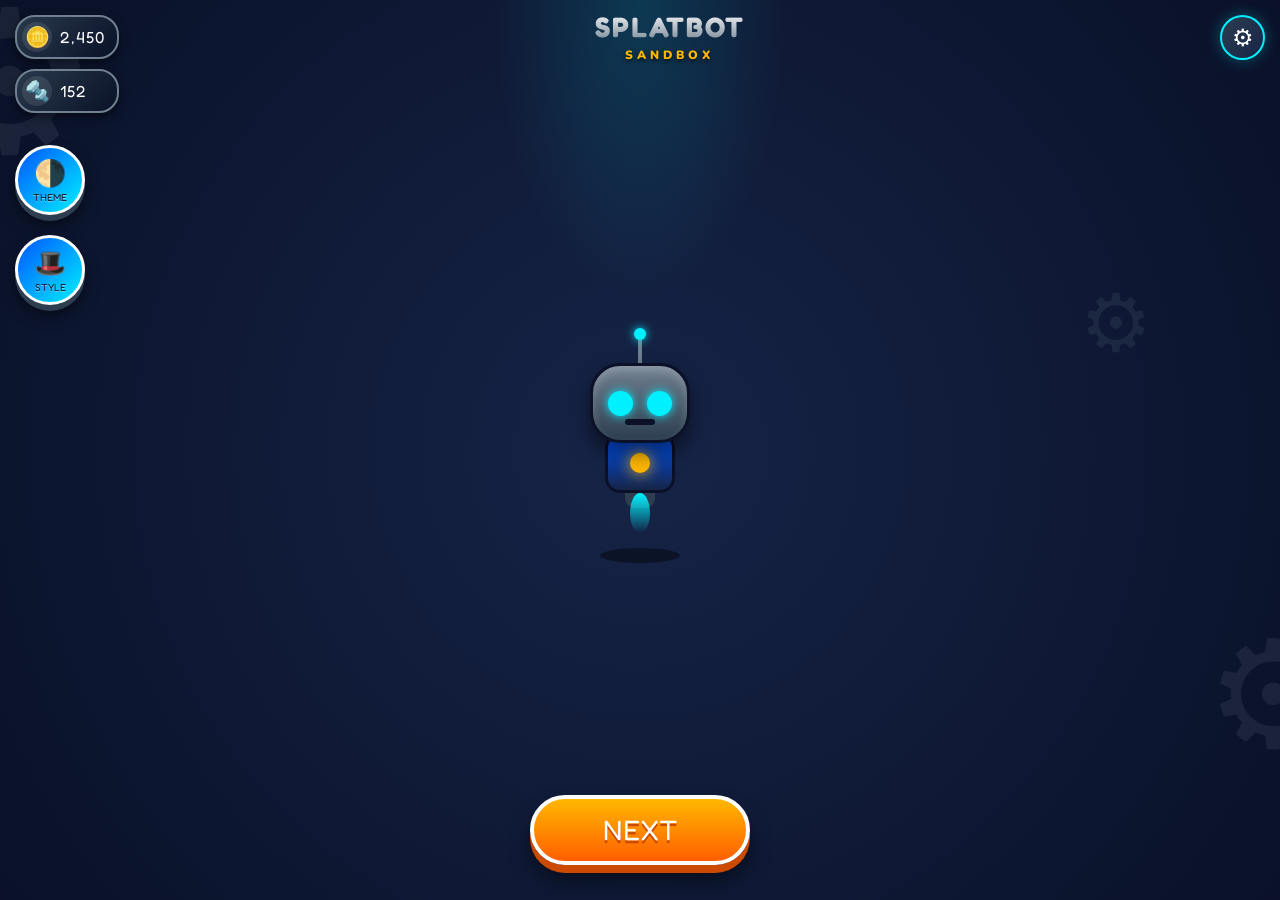
<file: home.html>
<!DOCTYPE html>
<html lang="en">
<head>
    <meta charset="UTF-8">
    <meta name="viewport" content="width=device-width, initial-scale=1.0, maximum-scale=1.0, user-scalable=no">
    <title>SplatBot Sandbox - Home</title>
    <link rel="stylesheet" href="home.css">
    <link href="https://fonts.googleapis.com/css2?family=Fredoka+One&family=Nunito:wght@700;900&display=swap" rel="stylesheet">
</head>
<body>

    <div id="background-layer">
        <div class="gear gear-large">⚙</div>
        <div class="gear gear-medium">⚙</div>
        <div class="gear gear-small">⚙</div>
        <div class="sparks-container" id="sparks-container"></div>
        <div class="blueprint-screen"></div>
        <div class="factory-light"></div>
    </div>

    <div id="game-ui">
        
        <header>
            <div class="resource-panel">
                <div class="resource-card">
                    <span class="resource-icon drop-shadow">🪙</span>
                    <span id="coin-counter" class="resource-value">0</span>
                </div>
                <div class="resource-card">
                    <span class="resource-icon drop-shadow">🔩</span>
                    <span id="metal-counter" class="resource-value">0</span>
                </div>
            </div>

            <div class="logo-container">
                <h1 class="game-logo" data-text="SPLATBOT">SPLATBOT</h1>
                <h2 class="sub-logo">SANDBOX</h2>
            </div>

            <button class="icon-btn settings-btn" onclick="openModal('settings-modal')">⚙</button>
        </header>

        <aside class="side-menu">
            <button class="nav-btn" onclick="openModal('worlds-modal')">
                <span class="nav-icon">🌗</span>
                <span class="nav-label">THEME</span>
            </button>
            <button class="nav-btn" onclick="openModal('styles-modal')">
                <span class="nav-icon">🎩</span>
                <span class="nav-label">STYLE</span>
            </button>
        </aside>

        <main class="center-stage">
            <div class="robot-wrapper">
                <div class="splatbot">
                    <div id="equipped-hat-display" class="robot-hat"></div>
                    <div class="robot-antenna"><div class="antenna-bulb"></div></div>
                    <div class="robot-head">
                        <div class="robot-eye left"></div>
                        <div class="robot-eye right"></div>
                        <div class="robot-mouth"></div>
                    </div>
                    <div class="robot-body">
                        <div class="core-glow"></div>
                    </div>
                    <div class="robot-thruster">
                        <div class="thruster-flame"></div>
                    </div>
                </div>
                <div class="robot-shadow"></div>
            </div>
        </main>

        <footer>
            <button class="next-btn" onclick="goToGame()">
                <span class="next-text">NEXT</span>
                <div class="btn-glow"></div>
            </button>
        </footer>
    </div>

    <div id="settings-modal" class="modal-overlay hidden">
        <div class="modal-box">
            <button class="close-btn" onclick="closeModal('settings-modal')">✕</button>
            <h2 class="modal-title">SETTINGS</h2>
            <div class="modal-content settings-list">
                <button class="toggle-btn" id="toggle-music" onclick="toggleSetting('music')">Music: ON</button>
                <button class="toggle-btn" id="toggle-sound" onclick="toggleSetting('sound')">Sound: ON</button>
                <button class="action-btn">Credits</button>
                <button class="action-btn">Privacy Policy</button>
                <button class="danger-btn" onclick="resetProgress()">Reset Progress</button>
            </div>
        </div>
    </div>

    <div id="worlds-modal" class="modal-overlay hidden">
        <div class="modal-box large-modal">
            <button class="close-btn" onclick="closeModal('worlds-modal')">✕</button>
            <h2 class="modal-title">SELECT WORLD</h2>
            <div class="modal-content grid-list" id="worlds-grid">
                </div>
        </div>
    </div>

    <div id="styles-modal" class="modal-overlay hidden">
        <div class="modal-box large-modal">
            <button class="close-btn" onclick="closeModal('styles-modal')">✕</button>
            <h2 class="modal-title">ROBOT STYLE</h2>
            <div class="modal-content grid-list" id="styles-grid">
                </div>
        </div>
    </div>

    <script src="home.js"></script>
    <div id="transition-overlay" class="page-transition"></div>
</body>
</html>
</file>
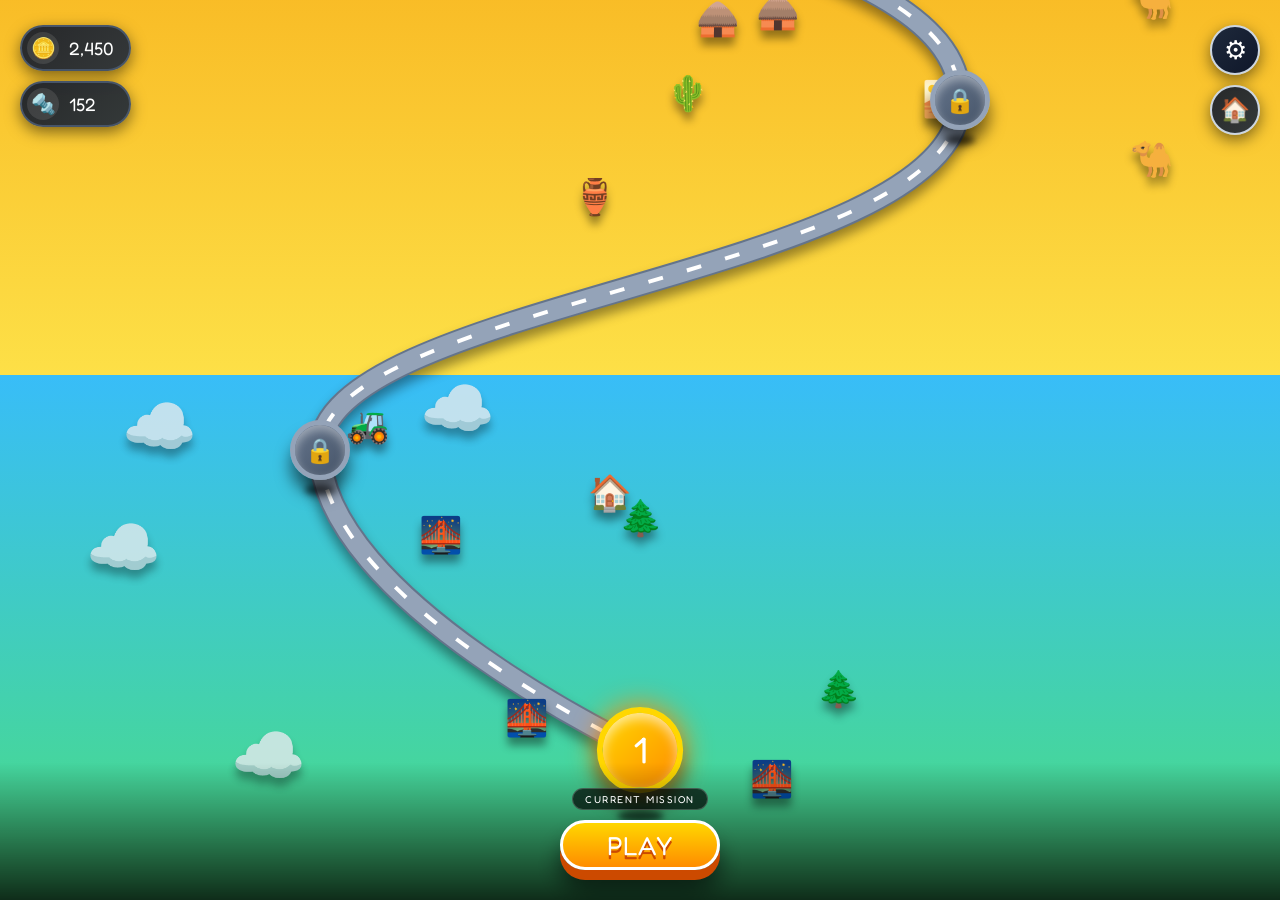
<file: map.html>
<!DOCTYPE html>
<html lang="en">
<head>
    <meta charset="UTF-8">
    <meta name="viewport" content="width=device-width, initial-scale=1.0, maximum-scale=1.0, user-scalable=no">
    <title>SplatBot Sandbox - World Map</title>
    <link href="https://fonts.googleapis.com/css2?family=Fredoka+One&family=Nunito:wght@700;900&display=swap" rel="stylesheet">
    <link rel="stylesheet" href="map.css">
</head>
<body>

    <div id="map-viewport">
        <div id="map-scroll-area">
            <svg id="svg-road-layer" width="100%" height="100%"></svg>
            
            <div id="decorations-layer"></div>
            <div id="nodes-layer"></div>
        </div>
    </div>

    <div id="ui-layer">
        
        <header class="top-hud">
            <div class="resource-group">
                <div class="resource-pill">
                    <div class="resource-icon drop-shadow">🪙</div>
                    <span id="ui-coins">0</span>
                </div>
                <div class="resource-pill">
                    <div class="resource-icon drop-shadow">🔩</div>
                    <span id="ui-metal">0</span>
                </div>
            </div>

            <!-- <div class="text-container">
                <h1 class="text-logo" data-text="MAP">MAP</h1>
            </div> -->

            <div class="resource-group-2">
                <button class="settings-btn" onclick="toggleSettings()">⚙</button>
                <button class="home-btn" onclick="goHome()">🏠</button>
        </header>

        <footer class="bottom-controls">
            <div class="selected-level-badge" id="ui-level-badge">SELECT MISSION</div>
            <button id="play-button" class="play-btn locked" onclick="startGame()">
                <span class="play-text">PLAY</span>
                <div class="btn-glow"></div>
            </button>
        </footer>
    </div>

    <div id="settings-modal" class="modal-overlay hidden">
        <div class="modal-box">
            <button class="close-btn" onclick="toggleSettings()">✕</button>
            <h2 class="modal-title">SETTINGS</h2>
            <div class="modal-content">
                <button class="toggle-btn" id="setting-music" onclick="toggleOption('music')">Music: ON</button>
                <button class="toggle-btn" id="setting-sound" onclick="toggleOption('sound')">Sound: ON</button>
                <button class="menu-btn">Credits</button>
                <button class="menu-btn">Privacy Policy</button>
                <button class="danger-btn" onclick="hardReset()">Reset Progress</button>
            </div>
        </div>
    </div>

    <script src="map.js"></script>
    <div id="transition-overlay" class="page-transition"></div>
</body>
</html>
</file>
<file: home.css>
/* ==========================================================================
   CSS VARIABLES & RESET
   ========================================================================== */
:root {
    --cyan: #00f0ff;
    --blue: #0055ff;
    --navy: #0a1128;
    --navy-light: #162447;
    --yellow: #ffb800;
    --orange: #ff5e00;
    --steel: #708090;
    --steel-dark: #2c3e50;
    --white: #ffffff;
    
    --font-heading: 'Fredoka One', cursive;
    --font-ui: 'Nunito', sans-serif;
}

* {
    margin: 0;
    padding: 0;
    box-sizing: border-box;
    user-select: none;
    -webkit-tap-highlight-color: transparent;
}

body {
    width: 100vw;
    height: 100dvh; /* Dynamic viewport height for mobile browsers */
    overflow: hidden;
    background-color: var(--navy);
    font-family: var(--font-ui);
    color: var(--white);
    position: relative;
    touch-action: manipulation;
}

/* ==========================================================================
   BACKGROUND & WORKSHOP EFFECTS (Layer 0)
   ========================================================================== */
#background-layer {
    position: absolute;
    inset: 0;
    z-index: 0;
    background: radial-gradient(circle at 50% 50%, var(--navy-light) 0%, var(--navy) 100%);
    overflow: hidden;
}

.gear {
    position: absolute;
    color: rgba(112, 128, 144, 0.15); /* Faded steel */
    font-size: 200px;
    animation: spin linear infinite;
}

.gear-large { top: -50px; left: -80px; animation-duration: 20s; }
.gear-medium { bottom: 100px; right: -60px; font-size: 150px; animation-duration: 15s; animation-direction: reverse; }
.gear-small { top: 30%; right: 10%; font-size: 80px; animation-duration: 10s; }

@keyframes spin { 100% { transform: rotate(360deg); } }

.factory-light {
    position: absolute;
    top: 0;
    left: 50%;
    transform: translateX(-50%);
    width: 300px;
    height: 300px;
    background: radial-gradient(ellipse at top, rgba(0, 240, 255, 0.15), transparent 70%);
    animation: flicker 4s infinite alternate;
}

@keyframes flicker {
    0%, 100% { opacity: 1; }
    50% { opacity: 0.7; }
    80% { opacity: 0.9; }
}

.spark {
    position: absolute;
    width: 3px;
    height: 10px;
    background: var(--yellow);
    border-radius: 5px;
    box-shadow: 0 0 5px var(--orange);
    animation: fall linear forwards;
}

@keyframes fall {
    0% { transform: translateY(-10px) scale(1); opacity: 1; }
    100% { transform: translateY(100px) scale(0); opacity: 0; }
}

/* ==========================================================================
   MAIN HUD LAYOUT (Layer 1)
   ========================================================================== */
#game-ui {
    position: absolute;
    inset: 0;
    z-index: 10;
    display: flex;
    flex-direction: column;
    justify-content: space-between;
    padding: 15px;
    pointer-events: none; /* Let touches pass through where there is no UI */
}

/* Re-enable pointer events for interactive elements */
header, footer, .side-menu, .settings-btn { pointer-events: auto; }

header {
    display: flex;
    justify-content: space-between;
    align-items: flex-start;
    width: 100%;
}

/* Resources */
.resource-panel {
    display: flex;
    flex-direction: column;
    gap: 10px;
    /* padding-top: 10px; */
}

.resource-card {
    background: linear-gradient(135deg, rgba(44, 62, 80, 0.9), rgba(10, 17, 40, 0.9));
    border: 2px solid var(--steel);
    border-radius: 20px;
    padding: 5px 12px 5px 5px;
    display: flex;
    align-items: center;
    gap: 8px;
    box-shadow: 0 4px 10px rgba(0,0,0,0.5);
    backdrop-filter: blur(5px);
}

.resource-icon {
    font-size: 20px;
    background: rgba(255,255,255,0.1);
    border-radius: 50%;
    width: 30px;
    height: 30px;
    display: flex;
    justify-content: center;
    align-items: center;
}

.resource-value {
    font-family: var(--font-heading);
    font-size: 16px;
    color: var(--white);
    letter-spacing: 1px;
}

/* Logo */
.logo-container {
    text-align: center;
    margin-top: -5px;
}

.game-logo {
    font-family: var(--font-heading);
    font-size: 28px;
    background: linear-gradient(to bottom, #ffffff, var(--steel));
    -webkit-background-clip: text;
    color: transparent;
    /* filter: drop-shadow(0 0 8px var(--cyan)); */
    letter-spacing: 2px;
    position: relative;
    margin-bottom: 3px;
}

/* Sub Logo */
.sub-logo {
    font-family: var(--font-ui);
    font-weight: 900;
    font-size: 12px;
    color: var(--yellow);
    letter-spacing: 4px;
    text-shadow: 0 2px 4px rgba(0,0,0,0.8);
}

/* Settings Button */
.icon-btn {
    width: 45px;
    height: 45px;
    border-radius: 50%;
    background: linear-gradient(135deg, var(--steel-dark), var(--navy-light));
    border: 2px solid var(--cyan);
    color: var(--white);
    font-size: 24px;
    box-shadow: 0 0 15px rgba(0, 240, 255, 0.3);
    cursor: pointer;
    transition: transform 0.1s, box-shadow 0.2s;
}

.icon-btn:active { transform: scale(0.9); }

/* Left Navigation Menu */
.side-menu {
    position: absolute;
    left: 15px;
    top: 25%;
    transform: translateY(-50%);
    display: flex;
    flex-direction: column;
    gap: 20px;
}

.nav-btn {
    width: 70px;
    height: 70px;
    border-radius: 50%;
    background: linear-gradient(135deg, var(--blue), var(--cyan));
    border: 3px solid var(--white);
    box-shadow: 0 6px 0 var(--steel-dark), 0 10px 15px rgba(0,0,0,0.5);
    display: flex;
    flex-direction: column;
    justify-content: center;
    align-items: center;
    cursor: pointer;
    transition: transform 0.1s;
}

.nav-btn:active {
    transform: translateY(6px);
    box-shadow: 0 0 0 var(--steel-dark), 0 5px 10px rgba(0,0,0,0.5);
}

.nav-icon { font-size: 26px; margin-bottom: 2px; }
.nav-label { font-family: var(--font-heading); font-size: 10px; color: var(--navy); text-shadow: 0 1px 0 rgba(255,255,255,0.5); }

/* ==========================================================================
   CENTER STAGE (CSS ROBOT)
   ========================================================================== */
.center-stage {
    position: absolute;
    inset: 0;
    display: flex;
    justify-content: center;
    align-items: center;
    pointer-events: none;
}

.robot-wrapper {
    position: relative;
    display: flex;
    flex-direction: column;
    align-items: center;
}

.splatbot {
    position: relative;
    animation: float 3s ease-in-out infinite;
    z-index: 2;
}

@keyframes float {
    0%, 100% { transform: translateY(0); }
    50% { transform: translateY(-15px); }
}

.robot-antenna {
    width: 4px;
    height: 25px;
    background: var(--steel);
    margin: 0 auto;
    position: relative;
}

.antenna-bulb {
    width: 12px;
    height: 12px;
    background: var(--cyan);
    border-radius: 50%;
    position: absolute;
    top: -10px;
    left: -4px;
    box-shadow: 0 0 10px var(--cyan);
    animation: blinkGlow 2s infinite;
}

.robot-head {
    width: 100px;
    height: 80px;
    background: linear-gradient(to bottom, var(--steel), var(--steel-dark));
    border-radius: 30px;
    border: 3px solid var(--navy);
    position: relative;
    display: flex;
    justify-content: center;
    box-shadow: inset 0 5px 10px rgba(255,255,255,0.2), 0 10px 20px rgba(0,0,0,0.5);
    z-index: 2;
}

.robot-eye {
    width: 25px;
    height: 25px;
    background: var(--cyan);
    border-radius: 50%;
    position: absolute;
    top: 25px;
    box-shadow: 0 0 10px var(--cyan);
    animation: blink 4s infinite;
}
.robot-eye.left { left: 15px; }
.robot-eye.right { right: 15px; }

@keyframes blink {
    0%, 4%, 100% { transform: scaleY(1); }
    2% { transform: scaleY(0.1); } /* Quick blink */
}

.robot-mouth {
    width: 30px;
    height: 6px;
    background: var(--navy);
    border-radius: 10px;
    position: absolute;
    bottom: 15px;
}

.robot-body {
    width: 70px;
    height: 60px;
    background: linear-gradient(to bottom, var(--blue), var(--navy-light));
    border-radius: 15px;
    border: 3px solid var(--navy);
    margin: -10px auto 0;
    position: relative;
    z-index: 1;
    display: flex;
    justify-content: center;
    align-items: center;
}

.core-glow {
    width: 20px;
    height: 20px;
    background: var(--yellow);
    border-radius: 50%;
    box-shadow: 0 0 15px var(--yellow);
    animation: pulseGlow 2s infinite alternate;
}

@keyframes pulseGlow {
    from { transform: scale(0.9); opacity: 0.8; }
    to { transform: scale(1.1); opacity: 1; }
}

.robot-thruster {
    width: 30px;
    height: 15px;
    background: var(--steel-dark);
    border-radius: 0 0 10px 10px;
    margin: 0 auto;
    position: relative;
}

.thruster-flame {
    width: 20px;
    height: 40px;
    background: linear-gradient(to bottom, var(--cyan), transparent);
    border-radius: 50%;
    margin: 0 auto;
    animation: thrust 0.1s infinite alternate;
}

@keyframes thrust {
    from { transform: scaleY(0.8); opacity: 0.8; }
    to { transform: scaleY(1.2); opacity: 1; }
}

.robot-shadow {
    width: 80px;
    height: 15px;
    background: rgba(0,0,0,0.4);
    border-radius: 50%;
    margin-top: 40px;
    animation: shadowScale 3s ease-in-out infinite;
}

@keyframes shadowScale {
    0%, 100% { transform: scale(1); opacity: 0.4; }
    50% { transform: scale(0.6); opacity: 0.2; }
}

/* Dynamic Hat Attachment */
.robot-hat {
    position: absolute;
    top: -45px;
    left: 50%;
    transform: translateX(-50%);
    font-size: 55px;
    z-index: 5;
    text-shadow: 0 5px 10px rgba(0,0,0,0.5);
    transition: all 0.3s cubic-bezier(0.175, 0.885, 0.32, 1.275);
}

/* ==========================================================================
   FOOTER (NEXT BUTTON)
   ========================================================================== */
footer {
    display: flex;
    justify-content: center;
    padding-bottom: 20px;
}

.next-btn {
    width: 220px;
    height: 70px;
    border-radius: 35px;
    background: linear-gradient(to bottom, var(--yellow), var(--orange));
    border: 4px solid var(--white);
    box-shadow: 0 8px 0 #cc4a00, 0 15px 20px rgba(0,0,0,0.5);
    cursor: pointer;
    position: relative;
    overflow: hidden;
    animation: bounceBtn 2s infinite;
}

.next-btn:active {
    transform: translateY(8px);
    box-shadow: 0 0 0 #cc4a00, 0 5px 10px rgba(0,0,0,0.5);
    animation: none;
}

.next-text {
    font-family: var(--font-heading);
    font-size: 28px;
    color: var(--white);
    text-shadow: 0 3px 0 #cc4a00;
    position: relative;
    z-index: 2;
}

.btn-glow {
    position: absolute;
    top: 0; left: -100%; width: 50%; height: 100%;
    background: linear-gradient(90deg, transparent, rgba(255,255,255,0.5), transparent);
    transform: skewX(-20deg);
    animation: shine 3s infinite;
}

@keyframes shine {
    0% { left: -100%; }
    20%, 100% { left: 200%; }
}

@keyframes bounceBtn {
    0%, 20%, 50%, 80%, 100% { transform: translateY(0); }
    40% { transform: translateY(-10px); }
    60% { transform: translateY(-5px); }
}

/* ==========================================================================
   MODALS (GLASSMORPHISM)
   ========================================================================== */
.modal-overlay {
    position: absolute;
    inset: 0;
    background: rgba(10, 17, 40, 0.8);
    backdrop-filter: blur(8px);
    z-index: 30;
    display: flex;
    justify-content: center;
    align-items: center;
    opacity: 1;
    transition: opacity 0.3s ease;
}

.modal-overlay.hidden {
    opacity: 0;
    pointer-events: none;
}

.modal-box {
    background: linear-gradient(135deg, rgba(22, 36, 71, 0.95), rgba(10, 17, 40, 0.95));
    border: 2px solid var(--cyan);
    border-radius: 25px;
    width: 90%;
    max-width: 350px;
    padding: 20px;
    box-shadow: 0 20px 40px rgba(0,0,0,0.8), inset 0 0 20px rgba(0, 240, 255, 0.1);
    position: relative;
    transform: scale(1);
    transition: transform 0.3s cubic-bezier(0.175, 0.885, 0.32, 1.275);
}

.modal-overlay.hidden .modal-box {
    transform: scale(0.8);
}

.large-modal { height: 75vh; display: flex; flex-direction: column; }

.close-btn {
    position: absolute;
    top: -15px;
    right: -15px;
    width: 40px;
    height: 40px;
    background: var(--orange);
    color: white;
    border: 3px solid white;
    border-radius: 50%;
    font-size: 20px;
    font-weight: bold;
    cursor: pointer;
    box-shadow: 0 4px 8px rgba(0,0,0,0.5);
}

.close-btn:active { transform: scale(0.9); }

.modal-title {
    font-family: var(--font-heading);
    text-align: center;
    color: var(--cyan);
    font-size: 24px;
    margin-bottom: 20px;
    text-shadow: 0 2px 4px rgba(0,0,0,0.8);
}

.modal-content {
    flex-grow: 1;
    overflow-y: auto;
    padding-right: 5px;
}

/* Custom Scrollbar for Modals */
.modal-content::-webkit-scrollbar { width: 6px; }
.modal-content::-webkit-scrollbar-track { background: rgba(0,0,0,0.2); border-radius: 10px; }
.modal-content::-webkit-scrollbar-thumb { background: var(--cyan); border-radius: 10px; }

/* Settings Buttons */
.settings-list { display: flex; flex-direction: column; gap: 15px; }
.toggle-btn, .action-btn, .danger-btn {
    padding: 15px;
    border-radius: 15px;
    font-family: var(--font-heading);
    font-size: 16px;
    border: none;
    cursor: pointer;
    color: white;
}
.toggle-btn { background: var(--steel-dark); border: 2px solid var(--steel); }
.toggle-btn.on { background: var(--blue); border-color: var(--cyan); }
.action-btn { background: var(--steel); }
.danger-btn { background: #d32f2f; margin-top: 10px; }
.toggle-btn:active, .action-btn:active, .danger-btn:active { transform: scale(0.95); }

/* Grid Lists (Worlds & Styles) */
.grid-list {
    display: grid;
    grid-template-columns: 1fr 1fr;
    gap: 15px;
}

.card {
    background: rgba(0,0,0,0.4);
    border: 2px solid var(--steel-dark);
    border-radius: 15px;
    padding: 10px;
    display: flex;
    flex-direction: column;
    align-items: center;
    gap: 8px;
    text-align: center;
}

.card.unlocked { border-color: var(--blue); }
.card.equipped { border-color: var(--yellow); box-shadow: 0 0 10px rgba(255, 184, 0, 0.5); }

.card-icon { font-size: 40px; margin: 5px 0; }
.card-title { font-family: var(--font-heading); font-size: 14px; color: var(--white); }
.card-price { font-size: 12px; color: var(--yellow); font-weight: bold; }

.card-btn {
    width: 100%;
    padding: 8px 0;
    border-radius: 10px;
    border: none;
    font-family: var(--font-heading);
    font-size: 12px;
    cursor: pointer;
}

.btn-buy { background: var(--yellow); color: var(--navy); }
.btn-equip { background: var(--blue); color: var(--white); }
.btn-equipped { background: var(--cyan); color: var(--navy); }
.btn-locked { background: var(--steel-dark); color: var(--steel); cursor: not-allowed; }

/* ==========================================================================
   PAGE TRANSITION ANIMATION
   ========================================================================== */
.page-transition {
    position: absolute;
    inset: 0;
    background: var(--color-navy); /* Matches your game's dark theme */
    z-index: 9999;
    opacity: 0;
    pointer-events: none;
    transition: opacity 0.6s cubic-bezier(0.4, 0, 0.2, 1);
}

.page-transition.active {
    opacity: 1;
    pointer-events: all; /* Blocks clicks while transitioning */
}
</file>
<file: map.css>
/* ==========================================================================
   CSS VARIABLES & CORE RESET
   ========================================================================== */
:root {
    --font-heading: 'Fredoka One', cursive;
    --font-text: 'Nunito', sans-serif;
    
    --color-gold: #FFD700;
    --color-orange: #FF8C00;
    --color-red: #E63946;
    --color-green: #2ecc71;
    --color-grey: #94A3B8;
    --color-dark-grey: #475569;
    --color-navy: #0F172A;
    --color-metal: #CBD5E1;
    --color-white: #FFFFFF;
}

* {
    margin: 0;
    padding: 0;
    box-sizing: border-box;
    user-select: none;
    -webkit-tap-highlight-color: transparent;
}

body {
    width: 100vw;
    height: 100dvh; /* Mobile viewport standard */
    overflow: hidden;
    font-family: var(--font-text);
    background-color: var(--color-navy);
}

/* ==========================================================================
   MAP VIEWPORT & SCROLL AREA
   ========================================================================== */
#map-viewport {
    position: absolute;
    inset: 0;
    overflow-y: auto;
    overflow-x: hidden;
    scroll-behavior: smooth;
    /* Hide scrollbar */
    scrollbar-width: none; 
    -ms-overflow-style: none;
}
#map-viewport::-webkit-scrollbar { display: none; }

#map-scroll-area {
    position: relative;
    width: 100%;
    height: 3500px; /* Expansive height for 10 levels */
    
    /* Biome Gradient: Bottom (Day) to Top (Night) */
    background: linear-gradient(to top, 
        #4ade80 0%,   #38bdf8 15%,     /* Day (Grass to Sky) */
        #fde047 15%,  #f59e0b 35%,     /* Desert */
        #166534 35%,  #14532d 55%,     /* Forest */
        #e0f2fe 55%,  #7dd3fc 75%,     /* Ice */
        #4c1d95 75%,  #1e1b4b 100%     /* Night */
    );
    overflow: hidden;
}

/* ==========================================================================
   SVG ROAD LAYER
   ========================================================================== */
#svg-road-layer {
    position: absolute;
    top: 0; left: 0;
    z-index: 5;
    pointer-events: none;
}

.map-path-base {
    fill: none;
    stroke: #64748B; /* Stone road edge */
    stroke-width: 24;
    stroke-linecap: round;
    stroke-linejoin: round;
    filter: drop-shadow(0px 8px 6px rgba(0,0,0,0.4));
}

.map-path-center {
    fill: none;
    stroke: #94A3B8; /* Stone road center */
    stroke-width: 20;
    stroke-linecap: round;
    stroke-linejoin: round;
}

.map-path-dashes {
    fill: none;
    stroke: #FFFFFF;
    stroke-width: 4;
    stroke-dasharray: 15 25;
    animation: drive 1.5s linear infinite reverse;
}

@keyframes drive {
    to { stroke-dashoffset: 40; }
}

/* ==========================================================================
   DECORATIONS
   ========================================================================== */
#decorations-layer {
    position: absolute;
    inset: 0;
    z-index: 6;
    pointer-events: none;
}

.deco-item {
    position: absolute;
    font-size: 35px;
    filter: drop-shadow(0px 8px 4px rgba(0,0,0,0.4));
    transform: translate(-50%, 50%);
}

.deco-animate-sway { animation: sway 4s ease-in-out infinite alternate; }
.deco-animate-float { animation: float-slow 6s ease-in-out infinite; opacity: 0.8; }
.deco-animate-pulse { animation: pulse-soft 3s infinite alternate; }

@keyframes sway { 0% { transform: translate(-50%, 50%) rotate(-5deg); } 100% { transform: translate(-50%, 50%) rotate(5deg); } }
@keyframes float-slow { 0%, 100% { transform: translate(-50%, 50%) translateY(0); } 50% { transform: translate(-50%, 50%) translateY(-15px); } }
@keyframes pulse-soft { 0% { filter: drop-shadow(0 0 10px rgba(255,255,255,0.2)); } 100% { filter: drop-shadow(0 0 20px rgba(255,255,255,0.8)); } }

/* ==========================================================================
   LEVEL PINS
   ========================================================================== */
#nodes-layer {
    position: absolute;
    inset: 0;
    z-index: 10;
}

.level-pin {
    position: absolute;
    width: 60px;
    height: 60px;
    border-radius: 50%;
    transform: translate(-50%, 50%);
    display: flex;
    justify-content: center;
    align-items: center;
    font-family: var(--font-heading);
    font-size: 24px;
    color: var(--color-white);
    border: 5px solid var(--color-metal);
    box-shadow: 0 15px 15px rgba(0,0,0,0.5), inset 0 5px 10px rgba(255,255,255,0.4);
    cursor: pointer;
    transition: all 0.3s cubic-bezier(0.175, 0.885, 0.32, 1.275);
}

/* Metallic Base Shadow */
.level-pin::before {
    content: '';
    position: absolute;
    bottom: -20px;
    width: 30px;
    height: 10px;
    background: rgba(0,0,0,0.6);
    border-radius: 50%;
    filter: blur(3px);
    z-index: -1;
    transition: all 0.3s ease;
}

/* Pin States */
.pin-locked {
    background: linear-gradient(135deg, #64748B, #475569);
    border-color: #94A3B8;
    color: #CBD5E1;
}

.pin-completed {
    background: linear-gradient(135deg, #2ecc71, #27ae60);
    border-color: #FFFFFF;
}

.pin-current {
    background: linear-gradient(135deg, var(--color-gold), var(--color-orange));
    border-color: #FFFFFF;
    width: 75px;
    height: 75px;
    font-size: 32px;
    box-shadow: 0 0 25px var(--color-orange), 0 15px 15px rgba(0,0,0,0.5), inset 0 5px 10px rgba(255,255,255,0.6);
    animation: float-pin 2s ease-in-out infinite, pulse-glow 2s infinite alternate;
    z-index: 15;
}

.pin-current::before { bottom: -30px; width: 40px; animation: shadow-scale 2s ease-in-out infinite; }

.pin-selected {
    transform: translate(-50%, 50%) scale(1.15);
    border-color: var(--color-gold);
}

@keyframes float-pin {
    0%, 100% { margin-bottom: 0; }
    50% { margin-bottom: 15px; }
}
@keyframes shadow-scale {
    0%, 100% { transform: scale(1); opacity: 0.6; }
    50% { transform: scale(0.6); opacity: 0.3; }
}
@keyframes pulse-glow {
    0% { box-shadow: 0 0 15px var(--color-orange), 0 15px 15px rgba(0,0,0,0.5); }
    100% { box-shadow: 0 0 35px var(--color-gold), 0 15px 15px rgba(0,0,0,0.5); }
}

/* ==========================================================================
   FIXED UI OVERLAYS
   ========================================================================== */
#ui-layer {
    position: absolute;
    inset: 0;
    z-index: 20;
    pointer-events: none;
    display: flex;
    flex-direction: column;
    justify-content: space-between;
}

/* Container to stack the home button and resources vertically */
.left-hud-column {
    display: flex;
    flex-direction: column;
    gap: 15px; /* Spacing between Home button and the coins */
}

.top-hud, .bottom-controls {
    pointer-events: auto;
    padding: clamp(15px, 4vh, 25px) 20px;
}

.top-hud {
    display: flex;
    justify-content: space-between;
    align-items: flex-start;
}

.resource-group {
    display: flex;
    flex-direction: column;
    gap: 10px;
}

.resource-pill {
    background: linear-gradient(135deg, rgba(15, 23, 42, 0.9), rgba(30, 41, 59, 0.9));
    border: 2px solid var(--color-dark-grey);
    border-radius: 25px;
    padding: 5px 15px 5px 5px;
    display: flex;
    align-items: center;
    gap: 10px;
    box-shadow: 0 5px 15px rgba(0,0,0,0.5);
    backdrop-filter: blur(5px);
}

.resource-icon {
    font-size: 20px;
    background: rgba(255,255,255,0.1);
    border-radius: 50%;
    width: 32px; height: 32px;
    display: flex; justify-content: center; align-items: center;
}

.resource-pill span {
    font-family: var(--font-heading);
    color: var(--color-white);
    font-size: 18px;
}

/* text
.text-container {
    text-align: center;
    margin-top: 5px;
}

.text-logo {
    font-family: var(--font-heading);
    font-size: 28px;
    background: linear-gradient(to bottom, #ffffff, var(--steel));
    -webkit-background-clip: text;
    color: transparent;
    filter: drop-shadow(0 0 8px var(--cyan));
    letter-spacing: 2px;
    position: relative;
    margin-bottom: 3px;
} */

.resource-group-2 {
    display: flex;
    flex-direction: column;
    gap: 10px;
}

.settings-btn {
    width: 50px; height: 50px;
    border-radius: 50%;
    background: linear-gradient(135deg, #1E293B, #0F172A);
    border: 2px solid var(--color-metal);
    color: var(--color-white);
    font-size: 26px;
    box-shadow: 0 5px 15px rgba(0,0,0,0.5);
    cursor: pointer;
    transition: transform 0.1s;
}
.settings-btn:active { transform: scale(0.9); }

/* Premium Home Button Styling */
.home-btn {
    width: 50px; 
    height: 50px;
    border-radius: 50%;
    background: linear-gradient(135deg, rgba(15, 23, 42, 0.9), rgba(30, 41, 59, 0.9));
    border: 2px solid var(--color-metal);
    color: var(--color-white);
    font-size: 24px;
    box-shadow: 0 5px 15px rgba(0,0,0,0.5);
    cursor: pointer;
    transition: transform 0.1s;
    display: flex;
    justify-content: center;
    align-items: center;
    align-self: flex-start; /* Keeps the button from stretching */
}

.home-btn:active { 
    transform: scale(0.9); 
}

/* Bottom Play Area */
.bottom-controls {
    display: flex;
    flex-direction: column;
    align-items: center;
    gap: 10px;
    background: linear-gradient(to top, rgba(0,0,0,0.8), transparent);
    padding-bottom: 30px;
}

.selected-level-badge {
    background: rgba(0,0,0,0.7);
    padding: 4px 12px;
    border-radius: 20px;
    font-family: var(--font-heading);
    color: var(--color-white);
    font-size: 10px;
    letter-spacing: 1.5px;
    border: 1px solid rgba(255,255,255,0.2);
}

.play-btn {
    width: 160px;
    height: 50px;
    border-radius: 40px;
    background: linear-gradient(to bottom, var(--color-gold), var(--color-orange));
    border: 3px solid var(--color-white);
    box-shadow: 0 10px 0 #CC4A00, 0 20px 25px rgba(0,0,0,0.6);
    cursor: pointer;
    position: relative;
    overflow: hidden;
    transition: transform 0.1s;
}

.play-text {
    font-family: var(--font-heading);
    font-size: 26px;
    color: var(--color-white);
    text-shadow: 0 4px 0 #CC4A00;
    position: relative;
    z-index: 2;
}

.play-btn:active:not(.locked) {
    transform: translateY(10px);
    box-shadow: 0 0px 0 #CC4A00, 0 10px 10px rgba(0,0,0,0.6);
}

.play-btn.locked {
    background: linear-gradient(to bottom, #94A3B8, #475569);
    border-color: #E2E8F0;
    box-shadow: 0 10px 0 #1E293B, 0 20px 25px rgba(0,0,0,0.6);
    cursor: not-allowed;
}

.play-btn.locked .play-text {
    color: #CBD5E1;
    text-shadow: 0 4px 0 #1E293B;
}

.btn-glow {
    position: absolute;
    top: 0; left: -100%; width: 50%; height: 100%;
    background: linear-gradient(90deg, transparent, rgba(255,255,255,0.6), transparent);
    transform: skewX(-20deg);
    animation: shine 3s infinite;
}
@keyframes shine { 0% { left: -100%; } 20%, 100% { left: 200%; } }

/* ==========================================================================
   MODALS
   ========================================================================== */
.modal-overlay {
    position: absolute; inset: 0;
    background: rgba(15, 23, 42, 0.85);
    backdrop-filter: blur(10px);
    z-index: 30;
    display: flex; justify-content: center; align-items: center;
    transition: opacity 0.3s;
}
.modal-overlay.hidden { opacity: 0; pointer-events: none; }

.modal-box {
    background: linear-gradient(135deg, #1E293B, #0F172A);
    border: 3px solid #38BDF8;
    border-radius: 30px;
    width: 85%; max-width: 350px;
    padding: 25px; text-align: center;
    position: relative;
    box-shadow: 0 25px 50px rgba(0,0,0,0.8), inset 0 0 20px rgba(56, 189, 248, 0.2);
}

.close-btn {
    position: absolute; top: -20px; right: -20px;
    width: 45px; height: 45px;
    background: var(--color-red); color: white;
    border: 4px solid white; border-radius: 50%;
    font-weight: bold; font-size: 22px; cursor: pointer;
    box-shadow: 0 5px 10px rgba(0,0,0,0.5);
}

.modal-title { font-family: var(--font-heading); color: #38BDF8; font-size: 28px; margin-bottom: 25px; text-shadow: 0 2px 4px rgba(0,0,0,0.8); }
.modal-content { display: flex; flex-direction: column; gap: 15px; }

.toggle-btn, .menu-btn, .danger-btn {
    padding: 15px; border-radius: 15px;
    font-family: var(--font-heading); font-size: 16px;
    border: none; color: white; cursor: pointer;
    transition: transform 0.1s;
}
.toggle-btn { background: var(--color-dark-grey); border: 2px solid var(--color-grey); }
.toggle-btn.on { background: #3B82F6; border-color: #38BDF8; }
.menu-btn { background: #64748B; }
.danger-btn { background: var(--color-red); margin-top: 10px; }

.toggle-btn:active, .menu-btn:active, .danger-btn:active { transform: scale(0.95); }

/* ==========================================================================
   PAGE TRANSITION ANIMATION
   ========================================================================== */
.page-transition {
    position: absolute;
    inset: 0;
    background: var(--color-navy); /* Matches your game's dark theme */
    z-index: 9999;
    opacity: 0;
    pointer-events: none;
    transition: opacity 0.6s cubic-bezier(0.4, 0, 0.2, 1);
}

.page-transition.active {
    opacity: 1;
    pointer-events: all; /* Blocks clicks while transitioning */
}
</file>
